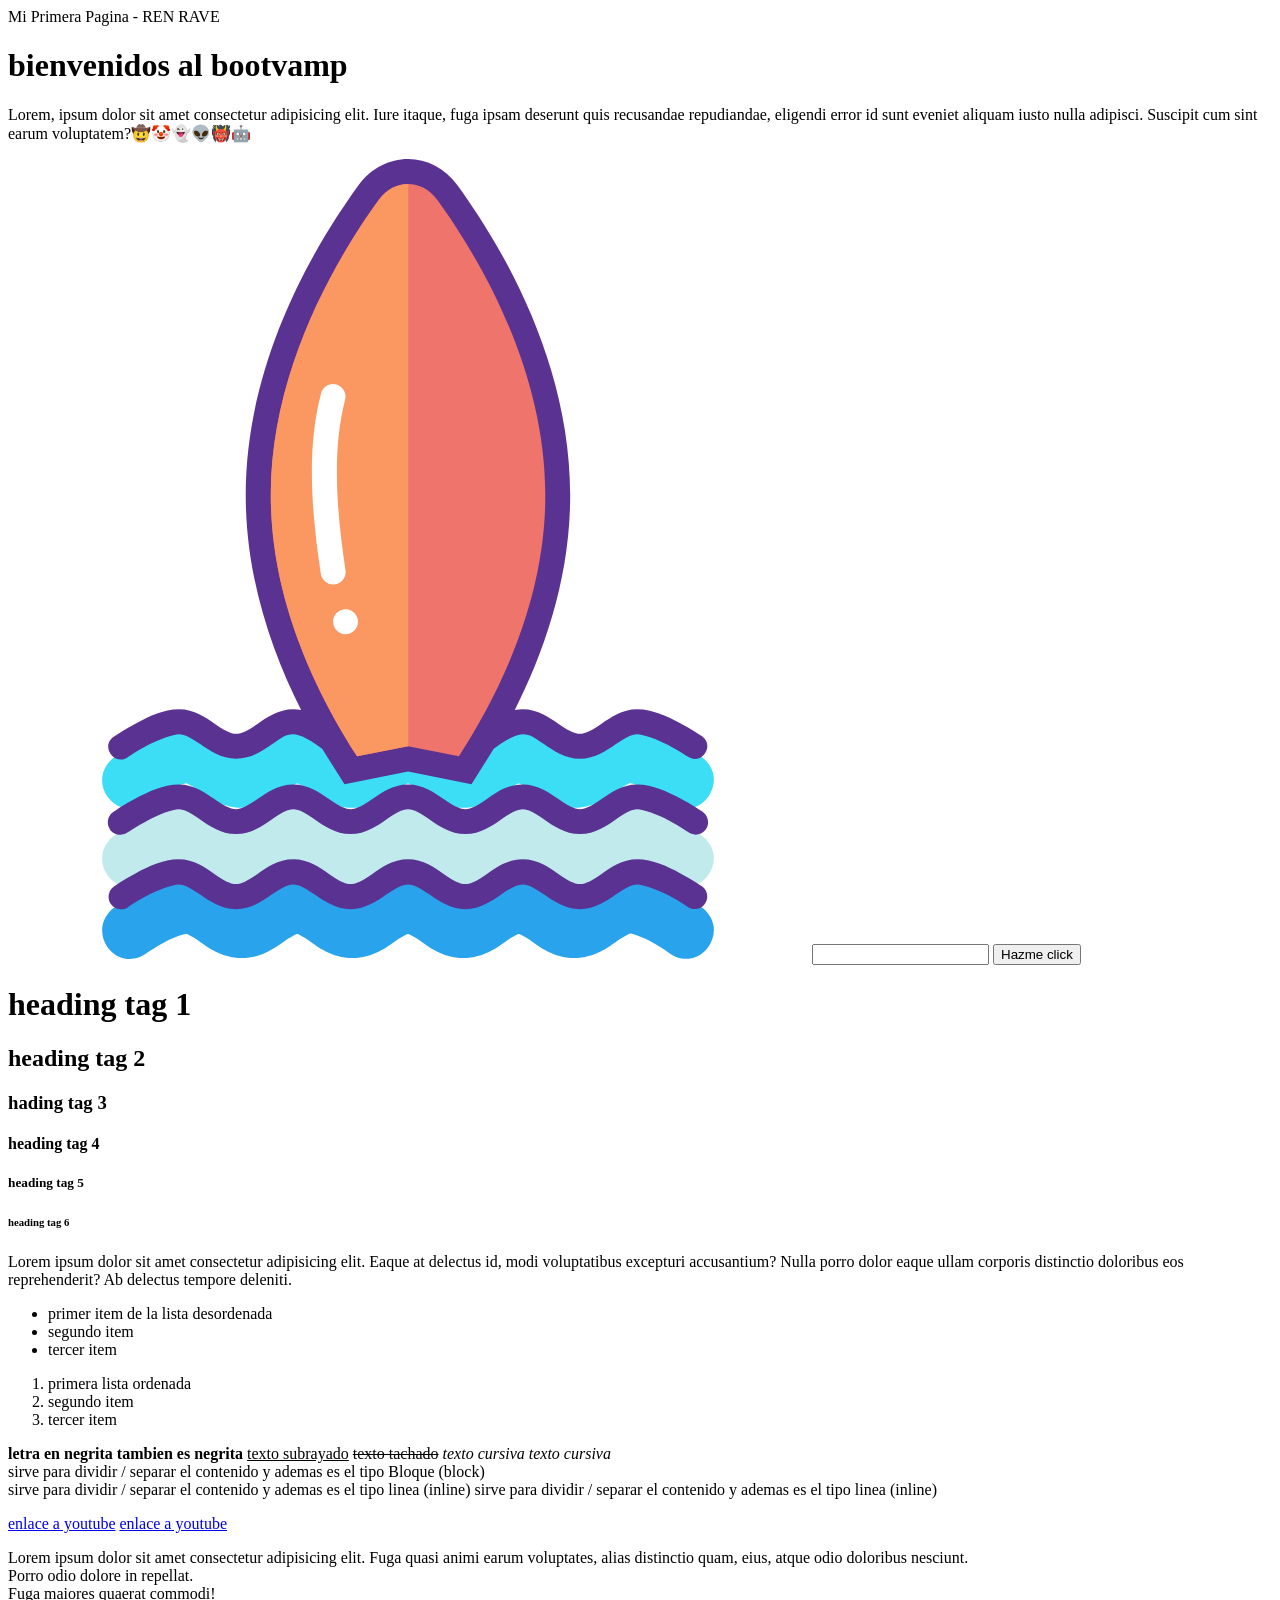
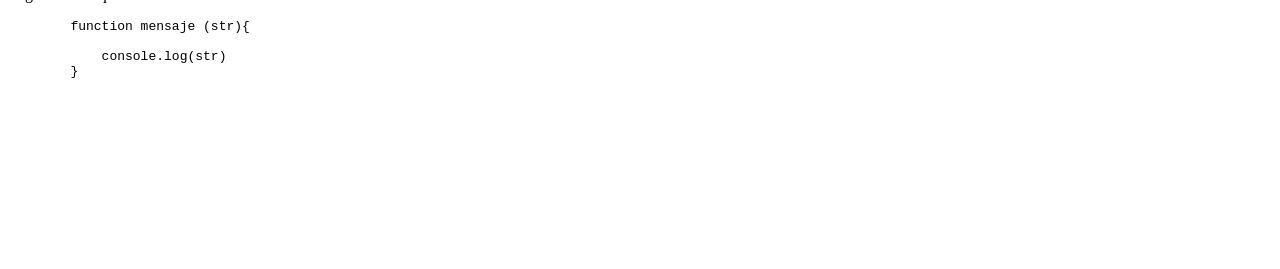
<file: BOOTCAMP FRONTED G30/Codigo sem 1/Dia 01 - HTML/index.html>
<!DOCTYPE html>
<html lang="en">
<head>
    <meta charset="UTF-8">
    <meta name="viewport" content="width=device-width, initial-scale=1.0">
    <title>Mi Primera Pagina - G30</title>
</head>
<body>
    Mi Primera Pagina - REN RAVE
    <!-- cometario que nos e ven -->
    <h1> bienvenidos al bootvamp </h1>
        <p>Lorem, ipsum dolor sit amet consectetur adipisicing elit. Iure itaque, 
            fuga ipsam deserunt quis recusandae repudiandae, eligendi error id sunt 
            eveniet aliquam iusto nulla adipisci. Suscipit cum sint earum voluptatem?🤠🤡👻👽👹🤖</p>
            
            <img src="surf.svg" alt="imagen de tabla surf">
            <input type="text"/>
            <button>Hazme click</button>
            
            <!-- anidamiento de etiquets -->

    <h1>heading tag 1</h1>
    <h2>heading tag 2</h2>
    <h3>hading tag 3</h3>
    <h4>heading tag 4</h4>
    <h5>heading tag 5</h5>
    <h6>heading tag 6</h6>
            
    <p>Lorem ipsum dolor sit amet consectetur adipisicing elit. Eaque at delectus id, modi voluptatibus 
        excepturi accusantium? Nulla porro dolor eaque ullam corporis distinctio doloribus eos reprehenderit? 
        Ab delectus tempore deleniti.</p>

    <ul>
        <li>primer item de la lista desordenada</li>
        <li>segundo item</li>
        <li>tercer item</li>
    </ul>

    <ol>
        <li>primera lista ordenada</li>
        <li>segundo item</li>
        <li>tercer item</li>
    </ol>

    <strong> letra en negrita</strong>
    <b>tambien es negrita</b>
    <u>texto subrayado</u>
    <s>texto tachado</s>
    <em>texto cursiva</em>
    <i>texto cursiva</i>

    <div>sirve para dividir / separar el contenido y ademas es el tipo Bloque (block)</div>
    <!-- el tipo bloque da un espacio al terminar y el tipo linea sigue de corrido -->
    <span>sirve para dividir / separar el contenido y ademas es el tipo linea (inline)</span>
    <span>sirve para dividir / separar el contenido y ademas es el tipo linea (inline)</span>

    <p>
        <a href="https://youtube.com">enlace a youtube</a>
        <a href="https://youtube.com" target="_blank">enlace a youtube</a> 
        <!-- target=_blanck es para que al dar click abra otra ventana -->
    </p>

    <!-- saltos de linea -->
    <p>Lorem ipsum dolor sit amet consectetur adipisicing elit. 
        Fuga quasi animi earum voluptates, alias distinctio quam, eius,
        atque odio doloribus nesciunt. <br/>Porro odio dolore in repellat. <br/>Fuga maiores quaerat commodi!</p>

    <!-- otras etiquetas -->
    <pre>
        function mensaje (str){
        
            console.log(str)
        }
    </pre>
    <!-- pre funciona para escribir textos particulares sin perder su forma -->


    <video src=""></video>

    <audio src=""></audio>

</body>
</html>
</file>
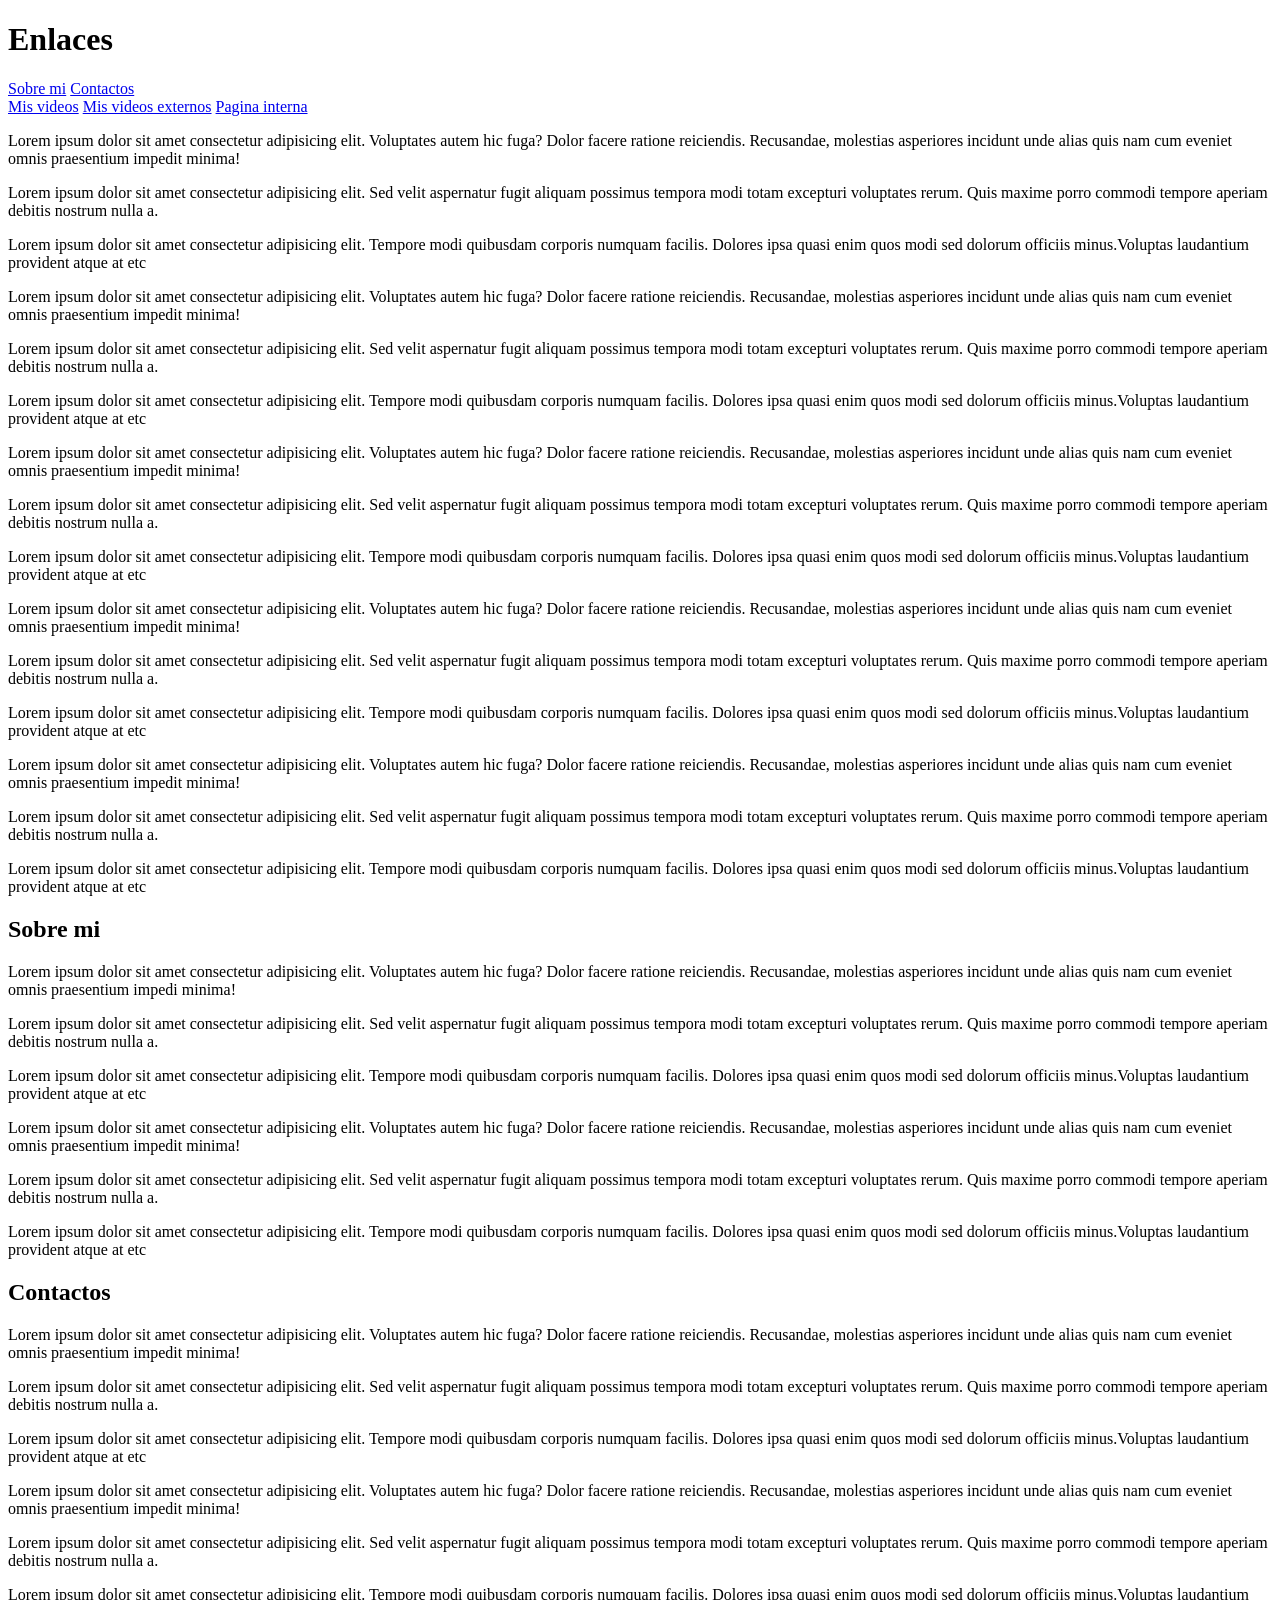
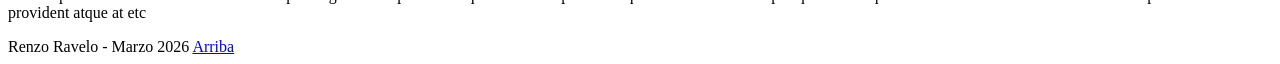
<file: BOOTCAMP FRONTED G30/Codigo sem 1/Dia 02 - ENLACES/index.html>
<!DOCTYPE html>
<html lang="en">
<head>
    <meta charset="UTF-8">
    <meta name="viewport" content="width=device-width, initial-scale=1.0">
    <title>ENLACES</title>
</head>
<body>
    <header>
        <h1 id="enlaces">Enlaces</h1>
    
        <nav>
            <a href="#Sobre-mi">Sobre mi</a>
            <a href="#contactos">Contactos</a>
        </nav>
    </header>

    <main>
        <section>

            <!--enlaces externos: este enlace reemplaza la pagina completa-->
            <a href="https://youtube.com"> Mis videos</a>

            <a href="https://youtube.com" target="_blank"> Mis videos externos</a>
            <!--se utiliza el target_blank para abrir en pagina nueva-->

            <!--enlace interno--> 
            <a href="saludo.html">Pagina interna</a>

            <p>Lorem ipsum dolor sit amet consectetur adipisicing elit. Voluptates autem hic fuga? Dolor facere ratione reiciendis. Recusandae, molestias asperiores incidunt unde alias quis nam cum eveniet omnis praesentium impedit minima!</p>
            <p>Lorem ipsum dolor sit amet consectetur adipisicing elit. Sed velit aspernatur fugit aliquam possimus tempora modi totam excepturi voluptates rerum. Quis maxime porro commodi tempore aperiam debitis nostrum nulla a.</p>
            <p>Lorem ipsum dolor sit amet consectetur adipisicing elit. Tempore modi quibusdam corporis numquam facilis. Dolores ipsa quasi enim quos modi sed dolorum officiis minus.Voluptas laudantium provident atque at etc</p>
            <p>Lorem ipsum dolor sit amet consectetur adipisicing elit. Voluptates autem hic fuga? Dolor facere ratione reiciendis. Recusandae, molestias asperiores incidunt unde alias quis nam cum eveniet omnis praesentium impedit minima!</p>
            <p>Lorem ipsum dolor sit amet consectetur adipisicing elit. Sed velit aspernatur fugit aliquam possimus tempora modi totam excepturi voluptates rerum. Quis maxime porro commodi tempore aperiam debitis nostrum nulla a.</p>
            <p>Lorem ipsum dolor sit amet consectetur adipisicing elit. Tempore modi quibusdam corporis numquam facilis. Dolores ipsa quasi enim quos modi sed dolorum officiis minus.Voluptas laudantium provident atque at etc</p>
            <p>Lorem ipsum dolor sit amet consectetur adipisicing elit. Voluptates autem hic fuga? Dolor facere ratione reiciendis. Recusandae, molestias asperiores incidunt unde alias quis nam cum eveniet omnis praesentium impedit minima!</p>
            <p>Lorem ipsum dolor sit amet consectetur adipisicing elit. Sed velit aspernatur fugit aliquam possimus tempora modi totam excepturi voluptates rerum. Quis maxime porro commodi tempore aperiam debitis nostrum nulla a.</p>
            <p>Lorem ipsum dolor sit amet consectetur adipisicing elit. Tempore modi quibusdam corporis numquam facilis. Dolores ipsa quasi enim quos modi sed dolorum officiis minus.Voluptas laudantium provident atque at etc</p>
            <p>Lorem ipsum dolor sit amet consectetur adipisicing elit. Voluptates autem hic fuga? Dolor facere ratione reiciendis. Recusandae, molestias asperiores incidunt unde alias quis nam cum eveniet omnis praesentium impedit minima!</p>
            <p>Lorem ipsum dolor sit amet consectetur adipisicing elit. Sed velit aspernatur fugit aliquam possimus tempora modi totam excepturi voluptates rerum. Quis maxime porro commodi tempore aperiam debitis nostrum nulla a.</p>
            <p>Lorem ipsum dolor sit amet consectetur adipisicing elit. Tempore modi quibusdam corporis numquam facilis. Dolores ipsa quasi enim quos modi sed dolorum officiis minus.Voluptas laudantium provident atque at etc</p><p>Lorem ipsum dolor sit amet consectetur adipisicing elit. Voluptates autem hic fuga? Dolor facere ratione reiciendis. Recusandae, molestias asperiores incidunt unde alias quis nam cum eveniet omnis praesentium impedit minima!</p>
            <p>Lorem ipsum dolor sit amet consectetur adipisicing elit. Sed velit aspernatur fugit aliquam possimus tempora modi totam excepturi voluptates rerum. Quis maxime porro commodi tempore aperiam debitis nostrum nulla a.</p>
            <p>Lorem ipsum dolor sit amet consectetur adipisicing elit. Tempore modi quibusdam corporis numquam facilis. Dolores ipsa quasi enim quos modi sed dolorum officiis minus.Voluptas laudantium provident atque at etc</p>

            <h2 id="Sobre-mi">Sobre mi</h2>

            <p>Lorem ipsum dolor sit amet consectetur adipisicing elit. Voluptates autem hic fuga? Dolor facere ratione reiciendis. Recusandae, molestias asperiores incidunt unde alias quis nam cum eveniet omnis praesentium impedi minima!</p>
            <p>Lorem ipsum dolor sit amet consectetur adipisicing elit. Sed velit aspernatur fugit aliquam possimus tempora modi totam excepturi voluptates rerum. Quis maxime porro commodi tempore aperiam debitis nostrum nulla a.</p>
            <p>Lorem ipsum dolor sit amet consectetur adipisicing elit. Tempore modi quibusdam corporis numquam facilis. Dolores ipsa quasi enim quos modi sed dolorum officiis minus.Voluptas laudantium provident atque at etc</p>
            <p>Lorem ipsum dolor sit amet consectetur adipisicing elit. Voluptates autem hic fuga? Dolor facere ratione reiciendis. Recusandae, molestias asperiores incidunt unde alias quis nam cum eveniet omnis praesentium impedit minima!</p>
            <p>Lorem ipsum dolor sit amet consectetur adipisicing elit. Sed velit aspernatur fugit aliquam possimus tempora modi totam excepturi voluptates rerum. Quis maxime porro commodi tempore aperiam debitis nostrum nulla a.</p>
            <p>Lorem ipsum dolor sit amet consectetur adipisicing elit. Tempore modi quibusdam corporis numquam facilis. Dolores ipsa quasi enim quos modi sed dolorum officiis minus.Voluptas laudantium provident atque at etc</p>
        </section>

        <section>
            <h2 id="contactos">Contactos</h2>

            <p>Lorem ipsum dolor sit amet consectetur adipisicing elit. Voluptates autem hic fuga? Dolor facere ratione reiciendis. Recusandae, molestias asperiores incidunt unde alias quis nam cum eveniet omnis praesentium impedit minima!</p>
            <p>Lorem ipsum dolor sit amet consectetur adipisicing elit. Sed velit aspernatur fugit aliquam possimus tempora modi totam excepturi voluptates rerum. Quis maxime porro commodi tempore aperiam debitis nostrum nulla a.</p>
            <p>Lorem ipsum dolor sit amet consectetur adipisicing elit. Tempore modi quibusdam corporis numquam facilis. Dolores ipsa quasi enim quos modi sed dolorum officiis minus.Voluptas laudantium provident atque at etc</p>
            <p>Lorem ipsum dolor sit amet consectetur adipisicing elit. Voluptates autem hic fuga? Dolor facere ratione reiciendis. Recusandae, molestias asperiores incidunt unde alias quis nam cum eveniet omnis praesentium impedit minima!</p>
            <p>Lorem ipsum dolor sit amet consectetur adipisicing elit. Sed velit aspernatur fugit aliquam possimus tempora modi totam excepturi voluptates rerum. Quis maxime porro commodi tempore aperiam debitis nostrum nulla a.</p>
            <p>Lorem ipsum dolor sit amet consectetur adipisicing elit. Tempore modi quibusdam corporis numquam facilis. Dolores ipsa quasi enim quos modi sed dolorum officiis minus.Voluptas laudantium provident atque at etc</p>
        </section>
    </main>

    <Footer>
        Renzo Ravelo - Marzo 2026
        <a href="#enlaces">Arriba</a>

    </Footer>

</body>
</html>
</file>
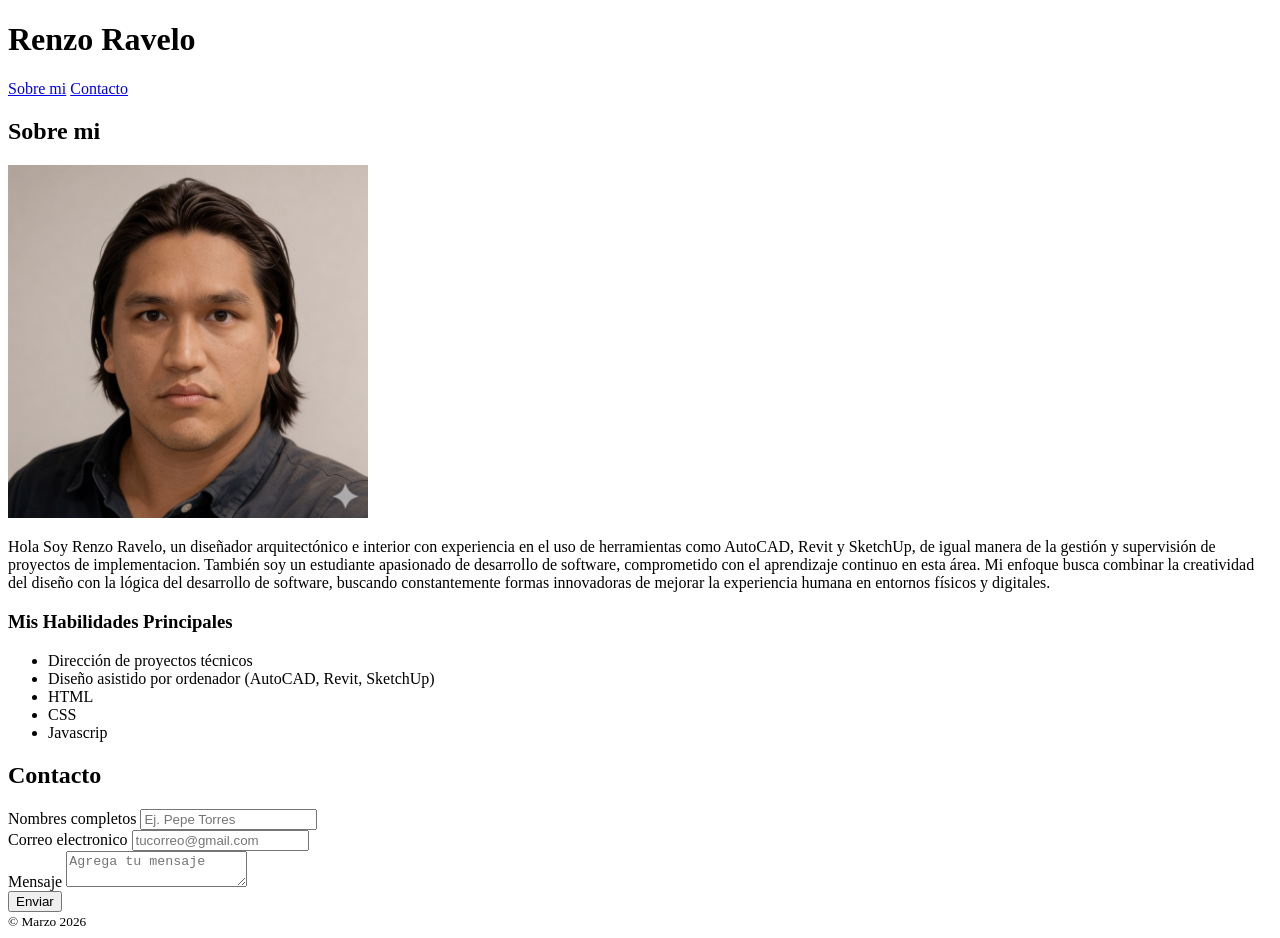
<file: BOOTCAMP FRONTED G30/Codigo sem 1/Dia 02 - FORMULARIOS/index.html>
<!DOCTYPE html>
<HTML lang="en">
<head>
    <meta charset="UTF-8">
    <meta name="viewport" content="width=device-width, initial-scale=1.0">
    <title>Renzo Ravelo - Pagina Personal</title>
</head>
<body>
    <h1>Renzo Ravelo</h1>

    <nav>
        <a href="#sobre-mi">Sobre mi</a>
        <a href="#contacto">Contacto</a>
    </nav>

    <main>
        <section>
            <h2>Sobre mi</h2>
            <!--Imagen-->
            <img src="foto.jpeg" alt="foto perfil" width="360">

            <!--Parrafo de una descripcion de -->
            <p>Hola Soy Renzo Ravelo, un diseñador arquitectónico e interior con
experiencia en el uso de herramientas como AutoCAD, Revit y
SketchUp, de igual manera de la gestión y supervisión de proyectos
de implementacion. También soy un estudiante apasionado de
desarrollo de software, comprometido con el aprendizaje continuo en
esta área. Mi enfoque busca combinar la creatividad del diseño con
la lógica del desarrollo de software, buscando constantemente
formas innovadoras de mejorar la experiencia humana en entornos
físicos y digitales.</p>

            <h3>Mis Habilidades Principales</h3>
            <ul>
                <li>Dirección de proyectos técnicos</li>
                <li>Diseño asistido por ordenador (AutoCAD, Revit, SketchUp)</li>
                <li>HTML</li>
                <li>CSS</li>
                <li>Javascrip</li>
            </ul>
        </section>

        <section>
            <h2>Contacto</h2>

            <form action="">
                <label for="">Nombres completos
                    <input type="text" placeholder="Ej. Pepe Torres">
                </label>
                <br>

                <label for="">Correo electronico
                    <input type="email" placeholder="tucorreo@gmail.com">
                </label>
                <br>

                <label for="">Mensaje
                    <textarea name="" id="" placeholder="Agrega tu mensaje"></textarea>
                </label>
                <br>

                <input type="submit" value="Enviar">
            </form>
        </section>
    </main>

    <footer>
        <small>&copy; Marzo 2026</small>
    </footer>
</body>
</html>
</file>
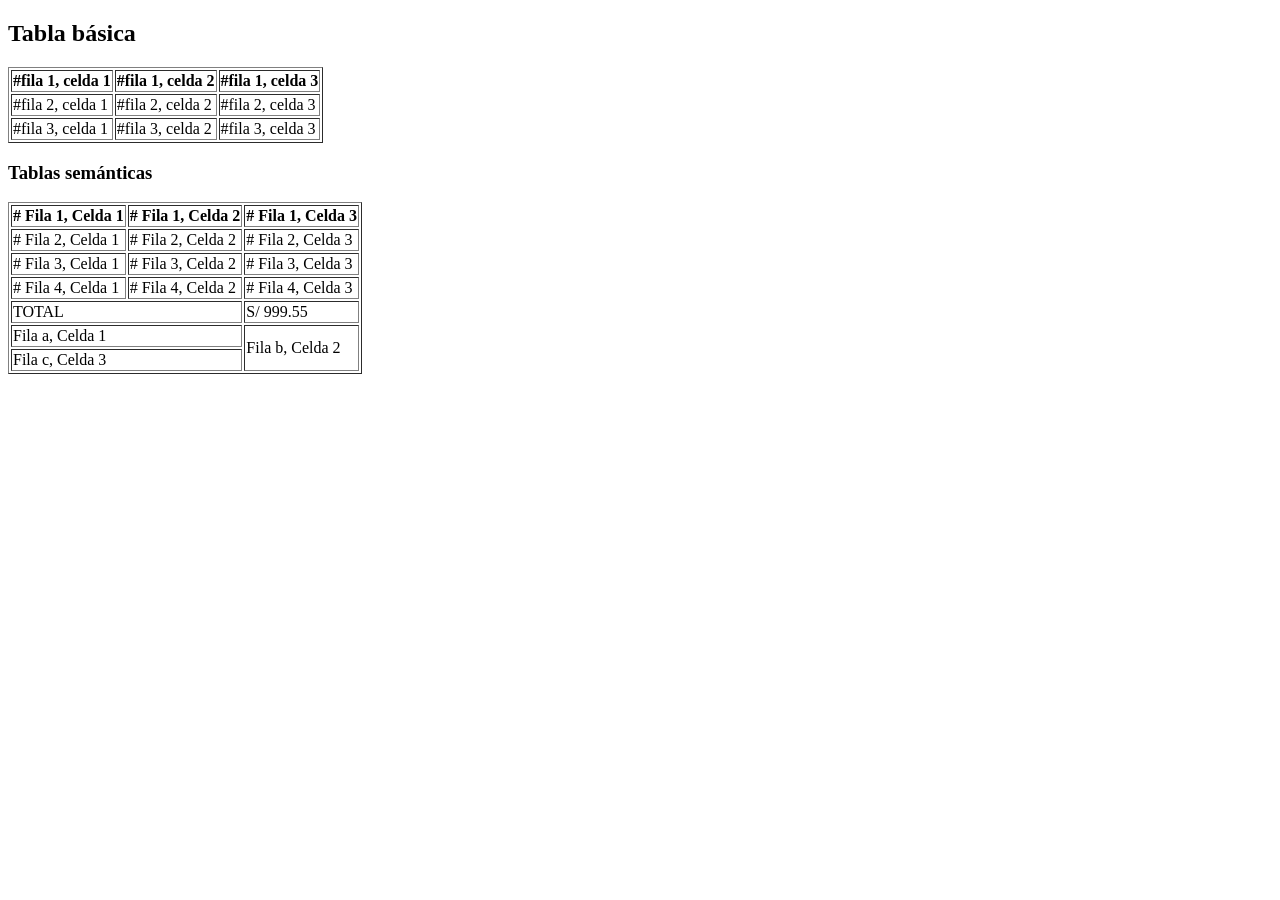
<file: BOOTCAMP FRONTED G30/Codigo sem 1/Dia 02 - TABLAS/index.html>
<!DOCTYPE html>
<html lang="en">
<head>
  <meta charset="UTF-8">
  <meta name="viewport" content="width=device-width, initial-scale=1.0">
  <title>Tablas</title>
</head>
<body>
  <h2>Tabla básica</h2>

  <table border>
    <tr>
      <th>#fila 1, celda 1</th>
      <th>#fila 1, celda 2</th>
      <th>#fila 1, celda 3</th>
    </tr>
    <tr>
      <td>#fila 2, celda 1</td>
      <td>#fila 2, celda 2</td>
      <td>#fila 2, celda 3</td>
    </tr>
    <tr>
      <td>#fila 3, celda 1</td>
      <td>#fila 3, celda 2</td>
      <td>#fila 3, celda 3</td>
    </tr>
  </table>

  <h3>Tablas semánticas</h3>

  <table border>
    <thead>
      <tr>
        <th># Fila 1, Celda 1</th>
        <th># Fila 1, Celda 2</th>
        <th># Fila 1, Celda 3</th>
      </tr>
    </thead>
    <tbody>
      <tr>
        <td># Fila 2, Celda 1</td>
        <td># Fila 2, Celda 2</td>
        <td># Fila 2, Celda 3</td>
      </tr>
      <tr>
        <td># Fila 3, Celda 1</td>
        <td># Fila 3, Celda 2</td>
        <td># Fila 3, Celda 3</td>
      </tr>
    </tbody>
    <tfoot>
      <tr>
        <td># Fila 4, Celda 1</td>
        <td># Fila 4, Celda 2</td>
        <td># Fila 4, Celda 3</td>
      </tr>
      <tr>
        <td colspan="2">TOTAL</td>
        <td>S/ 999.55</td>
      </tr>
      <tr>
        <td colspan="2">Fila a, Celda 1</td>
        <td rowspan="2">Fila b, Celda 2</td>
      </tr>
      <tr>
        <td colspan="2">Fila c, Celda 3</td>
      </tr>
    </tfoot>
  </table>
</body>
</html>
</file>
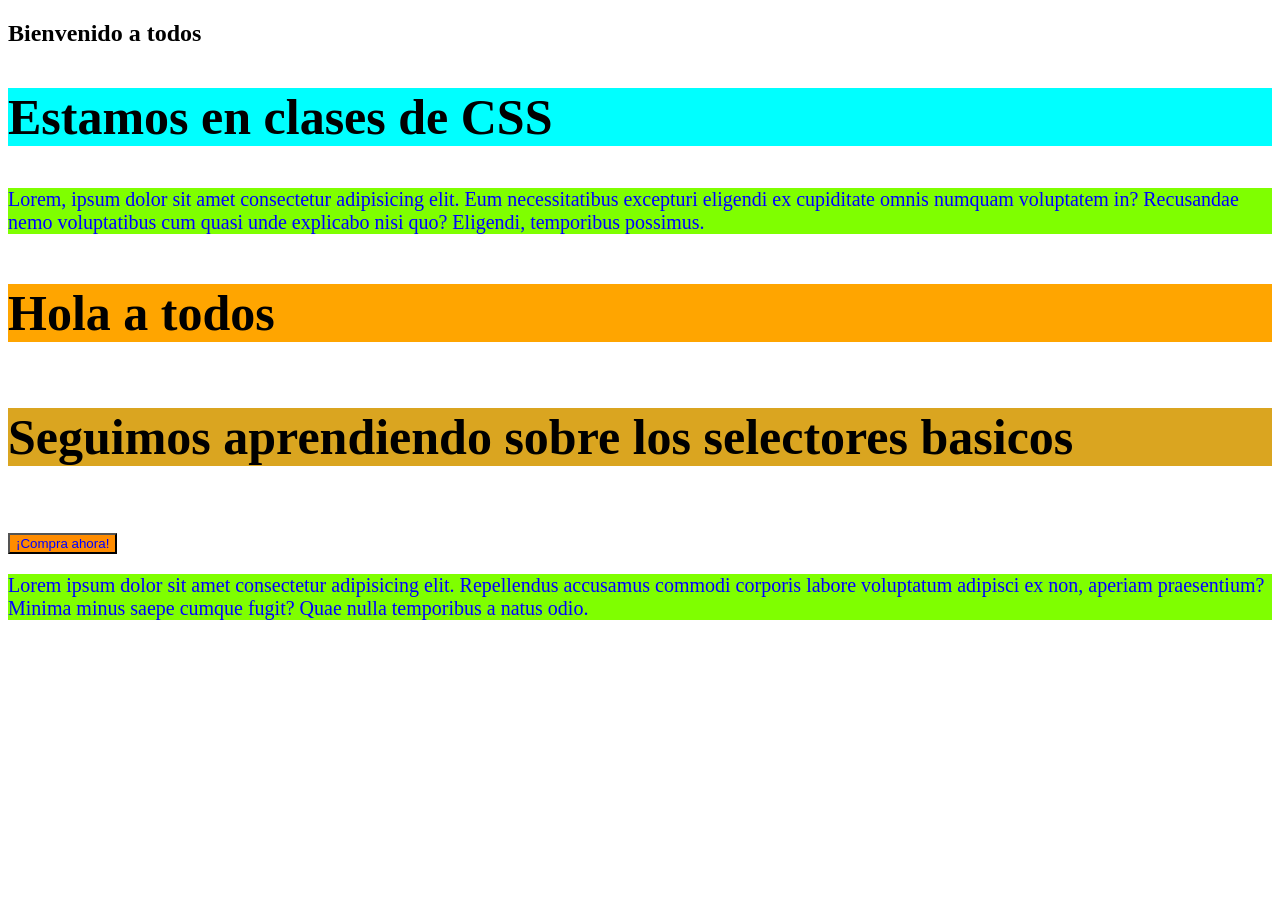
<file: BOOTCAMP FRONTED G30/semana 02/dia 01-01-CSS/index.html>
<!DOCTYPE html>
<html lang="en">
<head>
    <meta charset="UTF-8">
    <meta name="viewport" content="width=device-width, initial-scale=1.0">
    <title>CSS</title>
    <style>
        div {
            background-color: blue;
        }
    </style>
    <link rel="stylesheet" href="estilos.css">
</head>
<body>
    <section>
        <h1>Bienvenido a todos</h1>
        <h2>Estamos en clases de CSS</h2>
        <p>Lorem, ipsum dolor sit amet consectetur adipisicing elit. Eum necessitatibus excepturi eligendi ex cupiditate omnis numquam voluptatem in? Recusandae nemo voluptatibus cum quasi unde explicabo nisi quo? Eligendi, temporibus possimus.</p>
    </section>

    <section>
        <h3>Hola a todos</h3>
        <h4 id="estado">Seguimos aprendiendo sobre los selectores basicos</h4>
        <button class="btn texto-resaltado">¡Compra ahora!</button>
        <p>Lorem ipsum dolor sit amet consectetur adipisicing elit. Repellendus accusamus commodi corporis labore voluptatum adipisci ex non, aperiam praesentium? Minima minus saepe cumque fugit? Quae nulla temporibus a natus odio.</p>
    </section>

</body>
</html>
</file>
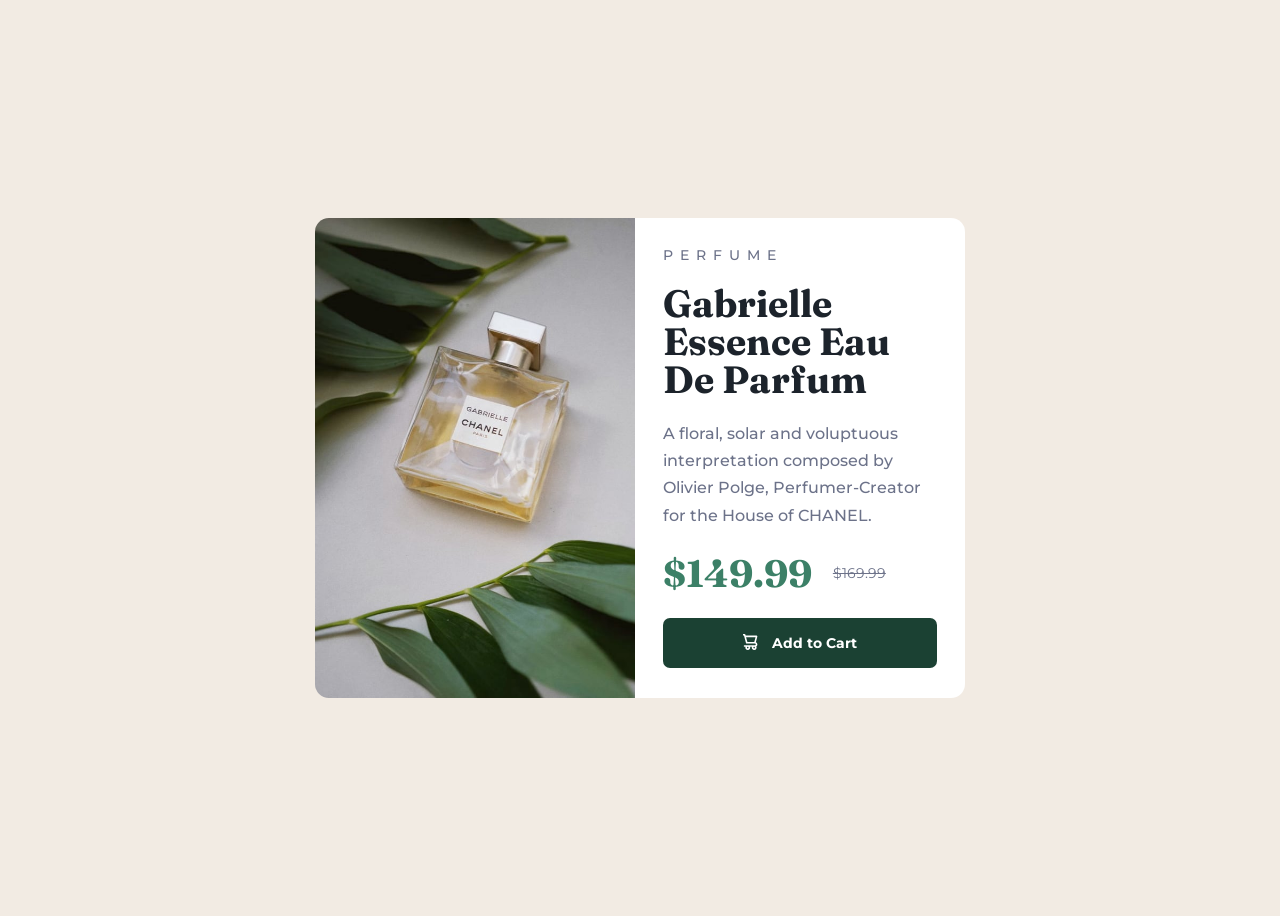
<file: BOOTCAMP FRONTED G30/semana 02/dia 01-02-producto-html/index.html>
<!DOCTYPE html>
<html lang="en">
<head>
  <meta charset="UTF-8">
  <meta name="viewport" content="width=device-width, initial-scale=1.0">
  <title>Producto HTML</title>

  <link rel="preconnect" href="https://fonts.googleapis.com">
  <link rel="preconnect" href="https://fonts.gstatic.com" crossorigin>
  <link href="https://fonts.googleapis.com/css2?family=Fraunces:ital,opsz,wght@0,9..144,100..900;1,9..144,100..900&family=Montserrat:ital,wght@0,100..900;1,100..900&display=swap" rel="stylesheet">

  <link rel="stylesheet" href="estilos.css">
</head>
<body>

  <main>
    <section class="photo"> 
      <!-- <img src="images/image-product-desktop.jpg" alt=""> -->
    </section>

    <section class="content">
      <h2>Perfume</h2>

      <h1>Gabrielle Essence Eau De Parfum</h1>

      <p>A floral, solar and voluptuous interpretation composed by Olivier Polge, 
      Perfumer-Creator for the House of CHANEL.</p>

      <div>
        <span>$149.99</span>
        <s>$169.99</s>
      </div>

      <button>
        <img src="images/icon-cart.svg" alt="icono_carrito">
        Add to Cart
      </button>
      
    </section>
  </main>

</body>
</html>
</file>
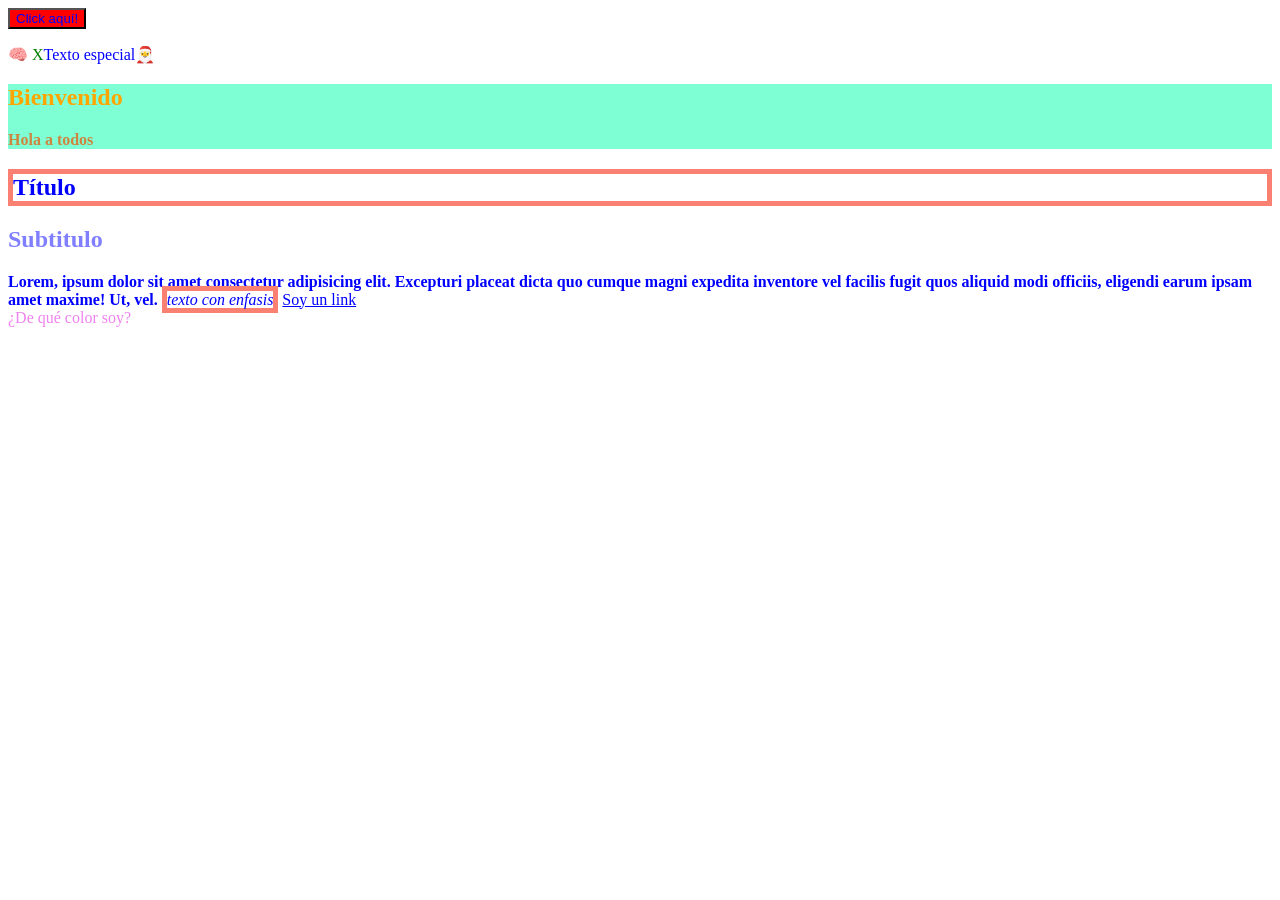
<file: BOOTCAMP FRONTED G30/semana 02/dia 01-03-teoria/index.html>
<!DOCTYPE html>
<html lang="en">
<head>
    <meta charset="UTF-8">
    <meta name="viewport" content="width=device-width, initial-scale=1.0">
    <title>Teoría CSS</title>
    <style>
    /* Pseudo clases */

    /* Actual cuando el usuario interactúa con un elemento */

    button {
        background-color: red;
    }

    button:hover {
        background-color: yellow;
    }

    /* Pseudo elementos */

    /* Permiten crear partes virtuales de un elemento */

    p {
        color: blue;
    }

    p:before {
        content: '🧠 X';
        color: green;
    }

    p:after {
        content: '🎅';
    }

    /* SELECTORES COMBINADOS */

    /* Selector descendiente */

    article {
        background-color: aquamarine;
    }

    article h2 {
        color: orange;
    }
    
    article strong {
        color: peru;
    }

    /* selector de múltilpes selectores */

    h1, h3, em {
        border: 5px solid salmon;
    }

    /* Herencia */
    /* Algunos estilos se heredan automáticamente y otros no lo hacen */

    body {
        color: blue;
    }

    button {
      /* color: white; */
        color: inherit;
    }

    a {
        color: inherit;
    }

    /* Cascada */
    /* La cascada decide qué estilo gana cuando hay conflictos. Depende del orden, especificidad y herencia */

    header {
        color: green;
    }

    #cabecera {
        color: violet;
    }

    .texto {
        color: red;
    }

    /* Unidades de medida */
    /* 
        Absolutas: px, cm, in
        Relativas: em, rem, %, vw, vh (+ modernas y flexibles)
    */

    /* Colores */
    h2 {
        color: fuchsia;
        color: #9b6f17; /* 3 números hexadecimal (red, green, blue) */
        color: hsl(99, 92%, 37%); /* Hue (matiz), Saturation(saturacion), Lightness(luminosidad) */
        color: hsla(99, 92%, 37%, 0.5); /* Con transparencia */

        color: rgb(0, 0, 255); /* 3 numeros decimales van entre 0 y 255 (rojo, verde, azul) */
        color: rgba(0, 0, 255, 0.5); /* Con transparencia */
    }
    </style>
</head>  

<body>
    <button>Click aquí!</button>

    <p>Texto especial</p>

    <article>
        <h2>Bienvenido</h2>
        <strong>Hola a todos</strong>
    </article>

    <section>
        <h1>Título</h1>
        <h2>Subtitulo</h2>

        <strong>Lorem, ipsum dolor sit amet consectetur adipisicing elit. Excepturi placeat dicta quo cumque magni expedita inventore vel facilis fugit quos aliquid modi officiis, eligendi earum ipsam amet maxime! Ut, vel.</strong>
        <em>texto con enfasis</em>
        <a href="">Soy un link</a>
    </section>

    <header id="cabecera" class="texto">
        ¿De qué color soy?
    </header>
</body>
</html>
</file>
<file: BOOTCAMP FRONTED G30/semana 02/dia 01-01-CSS/estilos.css>
body{
    /*background-color: orange;*/
}

p{
    color: blue;
    background-color: chartreuse;
    font-size: 20px;
}

h2{
    background-color: aqua;
    font-size: 50px;
}

h3{
    background-color: orange;
    font-size: 50px;
}

h4{
    background-color: blueviolet;
    font-size: 50px;
}

#estado {
    background-color: goldenrod;
}

.btn{
    background-color: darkorange;
}

.texto-resaltado{
    color: blue;
}
</file>
<file: BOOTCAMP FRONTED G30/semana 02/dia 01-02-producto-html/estilos.css>
/*
font-family: "Montserrat", sans-serif;
font-family: "Fraunces", serif;
*/


body{
    font-family: "Montserrat", sans-serif;
    font-size: 14px;
    background-color: hsl(30, 38%, 92%);
    height: 100vh; /*al 100 del espacio*/
    display: flex; /*flexbox*/
    justify-content: center; /*alineamineto horizontal*/
    align-items: center; /*alineamiento vertical*/
    }

main{
width: 650px;
display: flex; /* alineacion en columnas*/
min-height: 480px; /* alto minimo de la caja*/
border-radius: 14px;
overflow: hidden; /* cuando se desborda las cajas, lo contiene*/

    }


.photo{
    width: 350px;
    background-image: url(images/image-product-desktop.jpg);
    background-size: cover;


}

.content{
        width: 300px;
        background-color: white;
        padding: 28px;/*14px x 2 =28px*/
        display: flex;
        flex-direction: column; /*espaciado en filas*/
        gap: 21px; /*14 + 7 =21  tamaño de espacio entre filas por flex direction column*/
    }

.content h2{
    /*border: 1px solid red;*/
    margin: 0;
    text-transform: uppercase; /* conbierte en mayuscula*/
    font-weight: 500;
    font-size: 14px;
    color: hsl(228, 12%, 48%);
    letter-spacing: 7px;
}

.content h1{
    margin: 0;
    font-family: "Fraunces", serif;
    color: hsl(212, 21%, 14%);
    font-weight: 700; /* grosor de letra*/
    font-size: 38px;
    line-height: 1; /* espaciado entre linea de parrafo*/

}

.content p{
    margin: 0;
    color: hsl(228, 12%, 48%);
    font-weight: 500; /* grosor de letra*/
    font-size: 16px;
    line-height: 1.7; /* espaciado entre linea de parrafo*/
}


.content div{
    display: flex;
    align-items: center; /*alinea los elementos*/
    gap: 21px; /* espacio entre columnas*/
}

.content span{
    font-family: "Fraunces", serif;
    font-size: 38px;
    font-weight: 700;
    color: hsl(158, 36%, 37%);
}
.content s{
    color: hsl(228, 12%, 48%);

}

.content button{
    color: white;
    background-color: hsl(158, 42%, 18%);
    font-weight: 700; /* grosor de letra*/
    font-size: 14px;
    border: none; /*quitar borde*/
    font-family: "Montserrat", sans-serif; /*en botones cambiar la fuente*/
    padding: 16px;
    border-radius: 7px;
    display: flex;
    justify-content: center; /* alinea imagen y texto*/
    gap: 14px;
    
    
}
</file>
